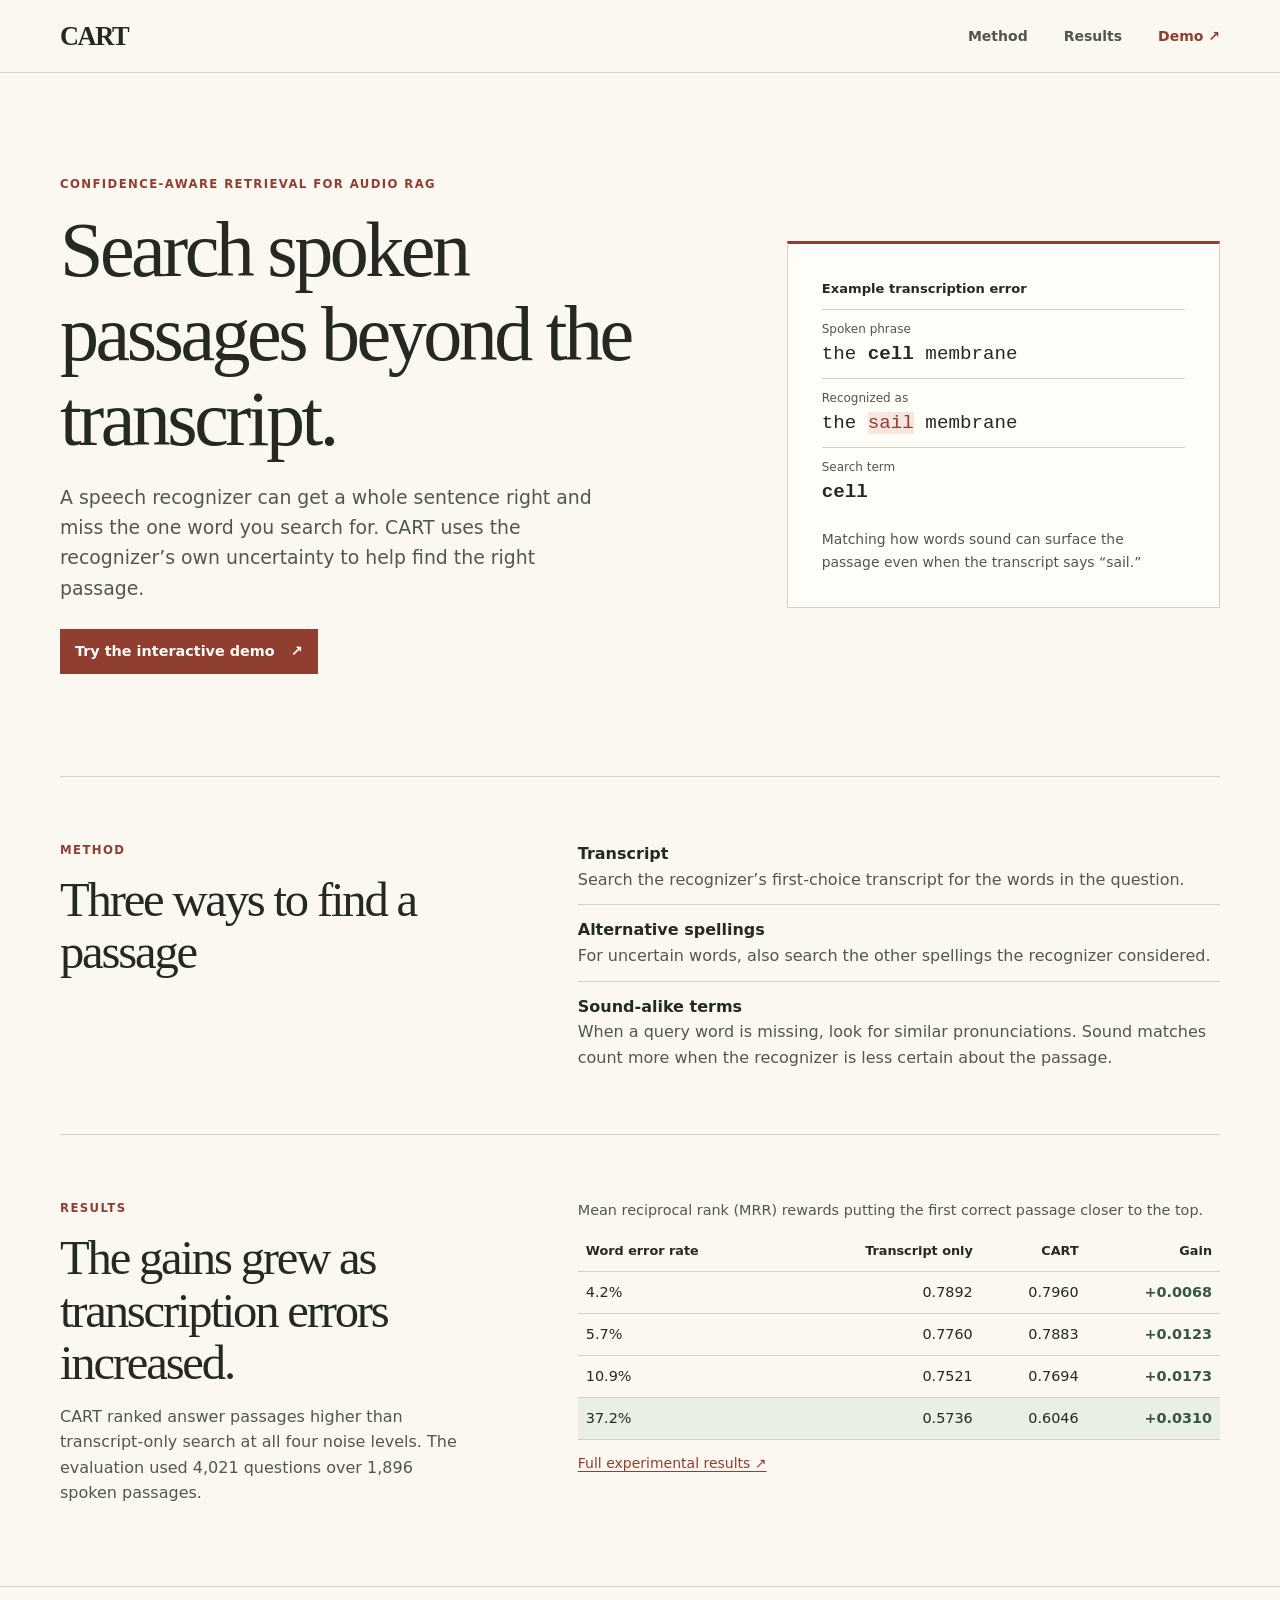
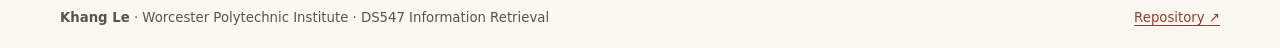
<file: docs/index.html>
<!doctype html>
<html lang="en">
<head>
  <meta charset="utf-8">
  <meta name="viewport" content="width=device-width, initial-scale=1">
  <meta name="description" content="CART uses speech recognition confidence, alternative spellings, and sound to find spoken passages after transcription errors.">
  <meta property="og:title" content="CART — Confidence-Aware Retrieval for Audio RAG">
  <meta property="og:description" content="Find the right spoken passage when the transcript gets a key word wrong.">
  <meta property="og:type" content="website">
  <title>CART — Confidence-Aware Retrieval for Audio RAG</title>
  <link rel="stylesheet" href="style.css">
</head>
<body>
  <header class="site-header">
    <nav class="wrap site-nav" aria-label="Main navigation">
      <a class="brand" href="./" aria-current="page">CART</a>
      <div class="nav-links">
        <a href="#method">Method</a>
        <a href="#results">Results</a>
        <a class="nav-demo" href="demo.html">Demo <span aria-hidden="true">↗</span></a>
      </div>
    </nav>
  </header>

  <main class="wrap">
    <section class="overview" id="motivation" aria-labelledby="project-title">
      <div>
        <p class="eyebrow">Confidence-Aware Retrieval for Audio RAG</p>
        <h1 id="project-title">Search spoken passages beyond the transcript.</h1>
        <p class="lead">A speech recognizer can get a whole sentence right and miss the one word you search for. CART uses the recognizer’s own uncertainty to help find the right passage.</p>
        <a class="button" href="demo.html">Try the interactive demo <span aria-hidden="true">↗</span></a>
      </div>
      <figure class="example">
        <figcaption>Example transcription error</figcaption>
        <dl>
          <div><dt>Spoken phrase</dt><dd>the <strong>cell</strong> membrane</dd></div>
          <div><dt>Recognized as</dt><dd>the <mark>sail</mark> membrane</dd></div>
          <div><dt>Search term</dt><dd><strong>cell</strong></dd></div>
        </dl>
        <p>Matching how words sound can surface the passage even when the transcript says “sail.”</p>
      </figure>
    </section>

    <section class="project-section" id="method" aria-labelledby="method-title">
      <div>
        <p class="eyebrow">Method</p>
        <h2 id="method-title">Three ways to find a passage</h2>
      </div>
      <dl class="method-list">
        <div><dt>Transcript</dt><dd>Search the recognizer’s first-choice transcript for the words in the question.</dd></div>
        <div><dt>Alternative spellings</dt><dd>For uncertain words, also search the other spellings the recognizer considered.</dd></div>
        <div><dt>Sound-alike terms</dt><dd>When a query word is missing, look for similar pronunciations. Sound matches count more when the recognizer is less certain about the passage.</dd></div>
      </dl>
    </section>

    <section class="project-section" id="results" aria-labelledby="results-title">
      <div>
        <p class="eyebrow">Results</p>
        <h2 id="results-title">The gains grew as transcription errors increased.</h2>
        <p class="section-copy">CART ranked answer passages higher than transcript-only search at all four noise levels. The evaluation used 4,021 questions over 1,896 spoken passages.</p>
      </div>
      <div>
        <table class="results">
          <caption>Mean reciprocal rank (MRR) rewards putting the first correct passage closer to the top.</caption>
          <thead>
            <tr><th scope="col">Word error rate</th><th scope="col">Transcript only</th><th scope="col">CART</th><th scope="col">Gain</th></tr>
          </thead>
          <tbody>
            <tr><th scope="row">4.2%</th><td>0.7892</td><td>0.7960</td><td>+0.0068</td></tr>
            <tr><th scope="row">5.7%</th><td>0.7760</td><td>0.7883</td><td>+0.0123</td></tr>
            <tr><th scope="row">10.9%</th><td>0.7521</td><td>0.7694</td><td>+0.0173</td></tr>
            <tr><th scope="row">37.2%</th><td>0.5736</td><td>0.6046</td><td>+0.0310</td></tr>
          </tbody>
        </table>
        <p class="source-link"><a href="https://github.com/Khangxlei/cart-audio-rag/blob/main/results/REPORT.md">Full experimental results <span aria-hidden="true">↗</span></a></p>
      </div>
    </section>
  </main>

  <footer class="site-footer">
    <div class="wrap footer-inner">
      <p><strong>Khang Le</strong> · Worcester Polytechnic Institute · DS547 Information Retrieval</p>
      <a href="https://github.com/Khangxlei/cart-audio-rag">Repository <span aria-hidden="true">↗</span></a>
    </div>
  </footer>
</body>
</html>
</file>
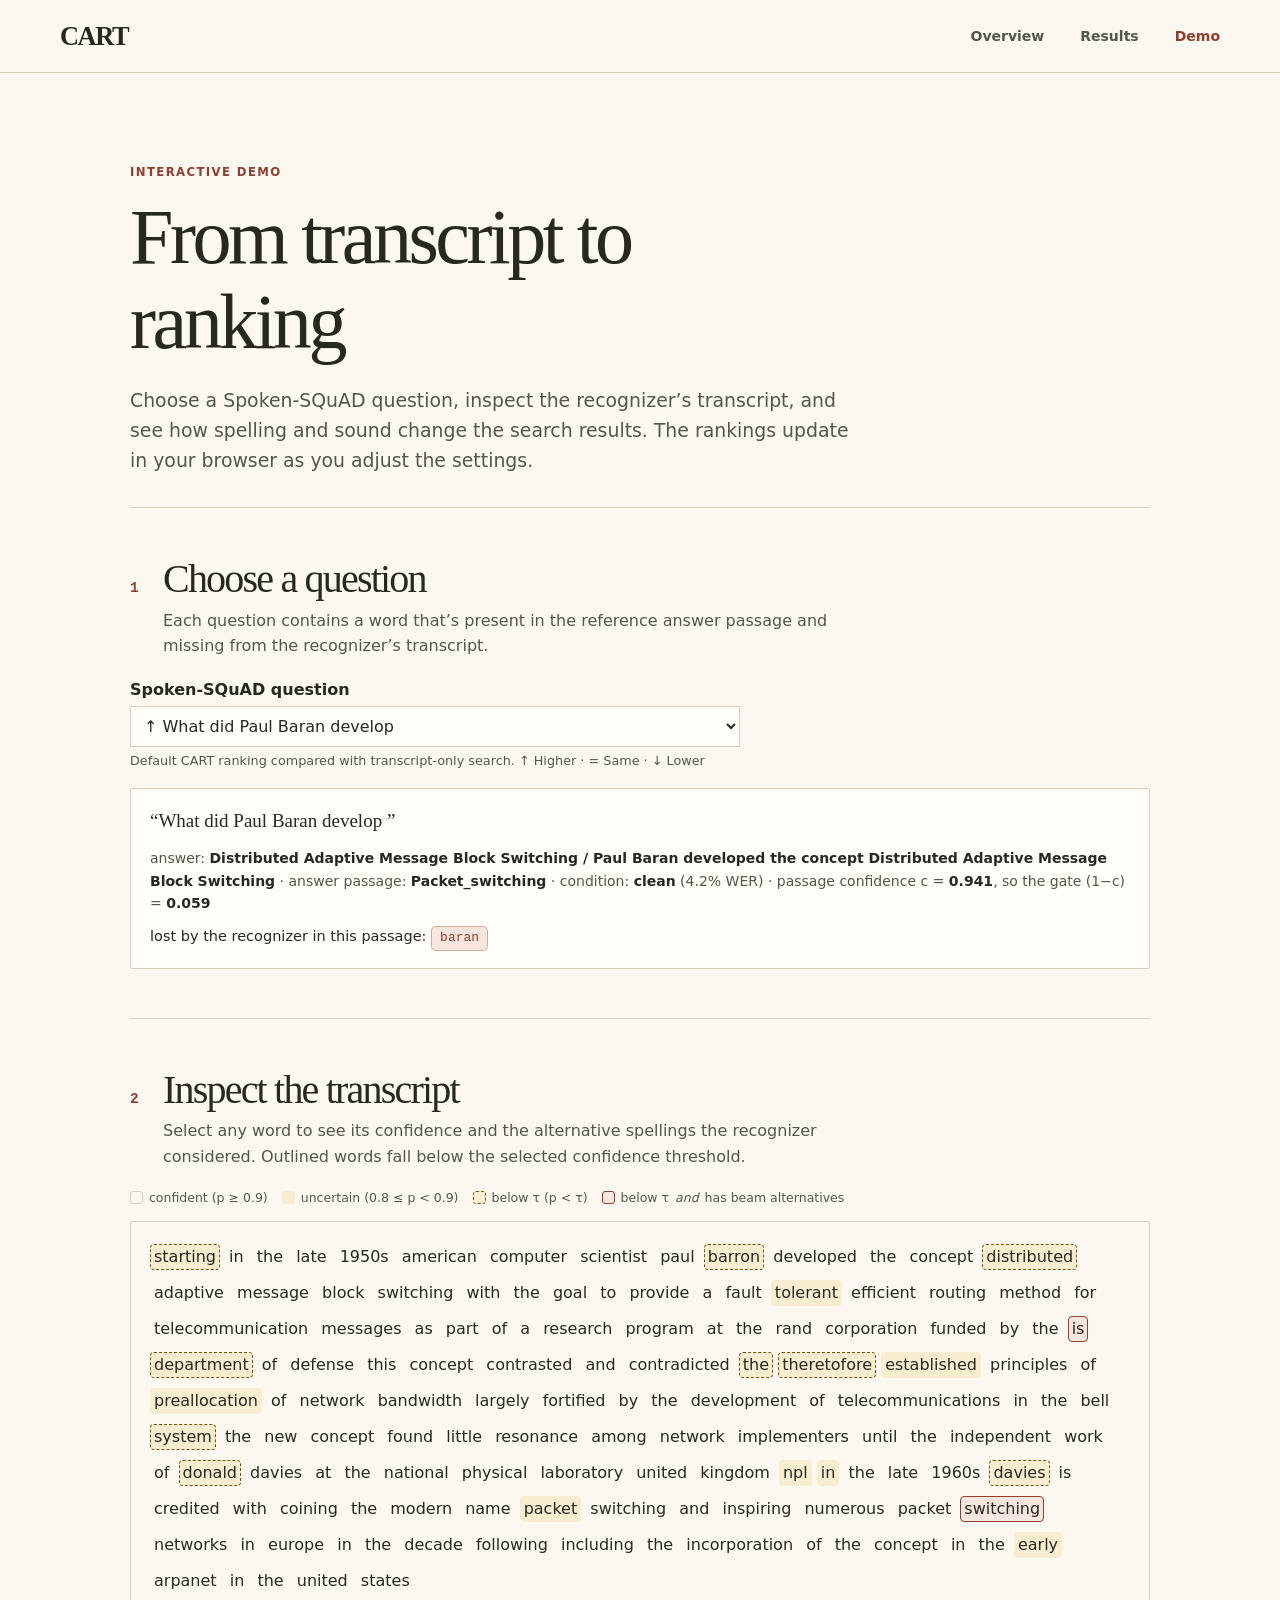
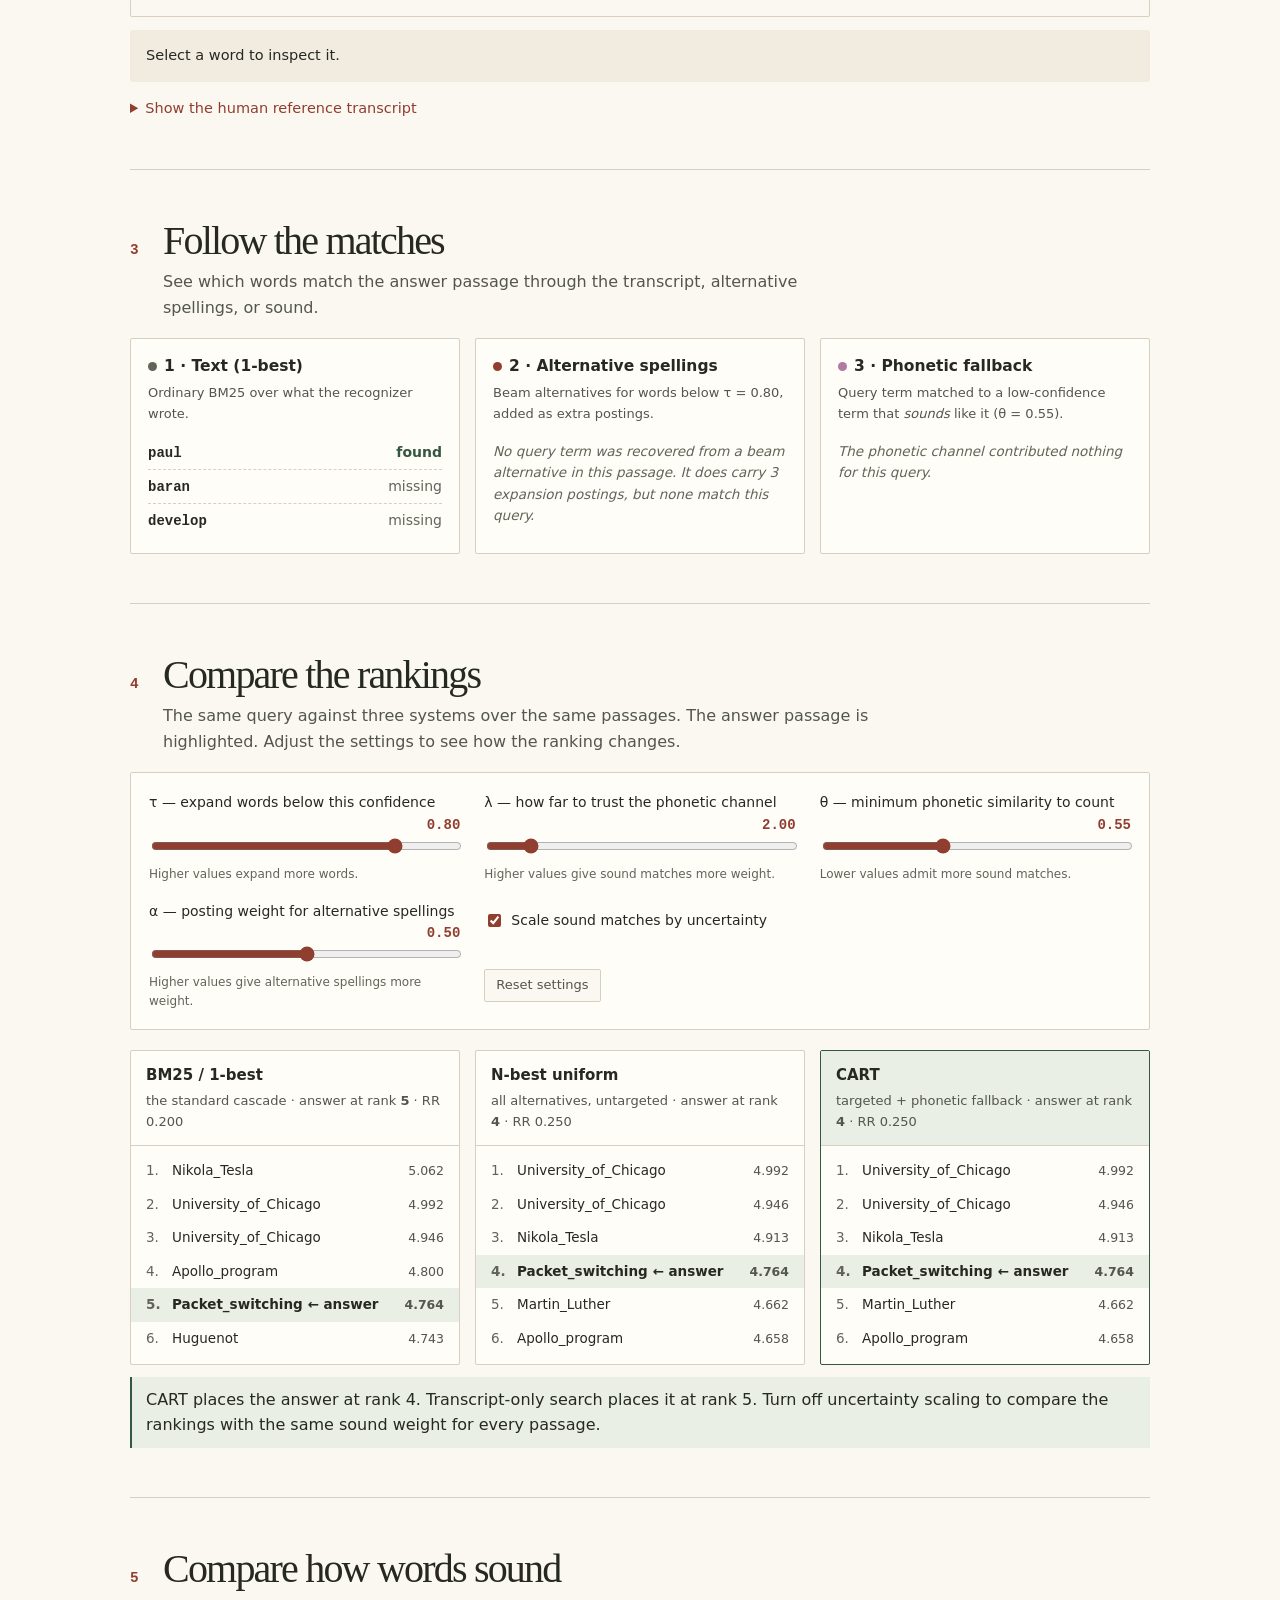
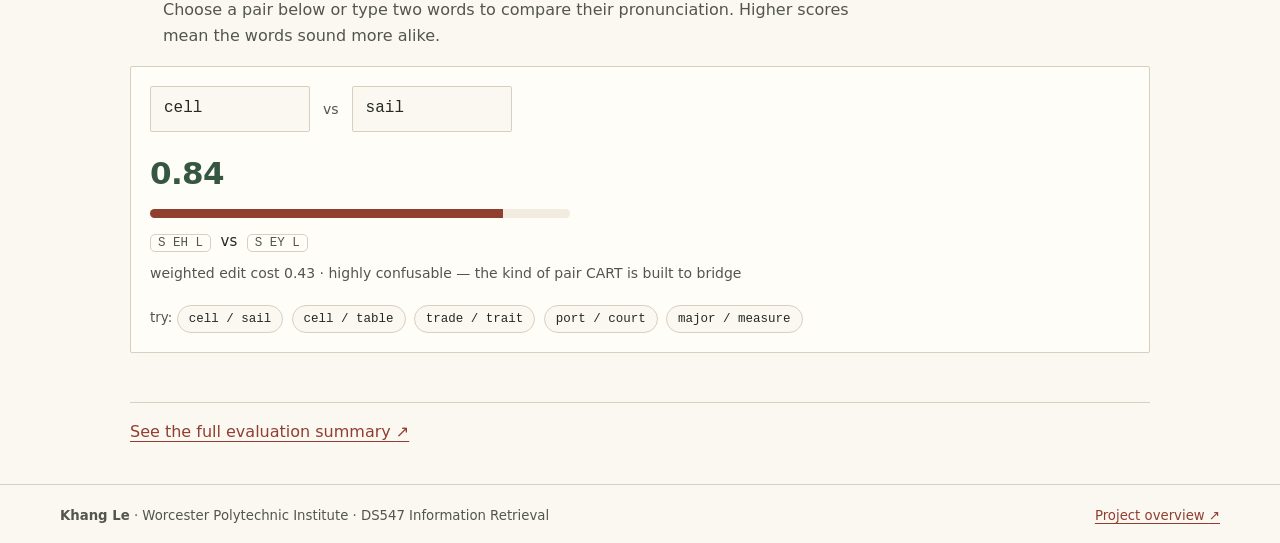
<file: docs/demo.html>
<!doctype html>
<html lang="en">
<head>
  <meta charset="utf-8">
  <meta name="viewport" content="width=device-width, initial-scale=1">
  <title>CART — Interactive Demo</title>
  <meta name="description" content="Inspect speech recognition confidence, follow CART’s matches, and re-rank spoken passages in your browser.">
  <link rel="stylesheet" href="style.css">
  <link rel="stylesheet" href="demo.css">
</head>
<body>
  <header class="site-header">
    <nav class="wrap site-nav" aria-label="Main navigation">
      <a class="brand" href="./">CART</a>
      <div class="nav-links">
        <a href="./">Overview</a>
        <a href="./#results">Results</a>
        <a class="nav-demo" href="demo.html" aria-current="page">Demo</a>
      </div>
    </nav>
  </header>

  <div class="wrap demo-wrap">
    <header class="demo-hero">
      <p class="eyebrow">Interactive demo</p>
      <h1>From transcript to ranking</h1>
      <p class="lead">Choose a Spoken-SQuAD question, inspect the recognizer’s transcript, and see how spelling and sound change the search results. The rankings update in your browser as you adjust the settings.</p>
    </header>

    <p id="loading" class="loading" role="status">Loading transcripts…</p>
    <div id="loadfail" class="note warn" role="alert" hidden>
      <p>The transcripts couldn’t load. Refresh the page to try again.</p>
    </div>

  <main id="app" hidden>
    <section class="step">
      <div class="step-head"><span class="num">1</span>
        <div>
          <h2>Choose a question</h2>
          <p class="sub">Each question contains a word that’s present in the reference answer passage and missing from the recognizer’s transcript.</p>
        </div>
      </div>
      <div id="queryControls" class="query-controls">
        <label for="querySelect">Spoken-SQuAD question</label>
        <select id="querySelect"></select>
        <p class="hint">Default CART ranking compared with transcript-only search. ↑ Higher · = Same · ↓ Lower</p>
      </div>
      <div id="queryCard" class="qcard"></div>
    </section>
    <section class="step">
      <div class="step-head"><span class="num">2</span>
        <div>
          <h2>Inspect the transcript</h2>
          <p class="sub">Select any word to see its confidence and the alternative spellings the recognizer considered. Outlined words fall below the selected confidence threshold.</p>
        </div>
      </div>
      <div class="legendrow">
        <span class="lg"><i class="sw c-hi"></i>confident (p ≥ 0.9)</span>
        <span class="lg"><i class="sw c-md"></i>uncertain (0.8 ≤ p &lt; 0.9)</span>
        <span class="lg"><i class="sw c-lo"></i>below τ (p &lt; τ)</span>
        <span class="lg"><i class="sw c-alt"></i>below τ <em>and</em> has beam alternatives</span>
      </div>
      <div id="transcript" class="transcript"></div>
      <div id="wordInfo" class="wordinfo" aria-live="polite">Select a word to inspect it.</div>
      <details class="goldbox">
        <summary>Show the human reference transcript</summary>
        <p id="goldText" class="goldtext"></p>
      </details>
    </section>
    <section class="step">
      <div class="step-head"><span class="num">3</span>
        <div>
          <h2>Follow the matches</h2>
          <p class="sub">See which words match the answer passage through the transcript, alternative spellings, or sound.</p>
        </div>
      </div>
      <div id="channels" class="channels"></div>
    </section>
    <section class="step">
      <div class="step-head"><span class="num">4</span>
        <div>
          <h2>Compare the rankings</h2>
          <p class="sub">The same query against three systems over the same passages. The answer passage is highlighted. Adjust the settings to see how the ranking changes.</p>
        </div>
      </div>

      <div class="knobs">
        <div class="knob">
          <label for="tau">τ &mdash; expand words below this confidence <output id="tauOut">0.80</output></label>
          <input type="range" id="tau" min="0" max="1" step="0.05" value="0.8">
          <span class="hint">Higher values expand more words.</span>
        </div>
        <div class="knob">
          <label for="lam">λ &mdash; how far to trust the phonetic channel <output id="lamOut">2.0</output></label>
          <input type="range" id="lam" min="0" max="16" step="0.25" value="2">
          <span class="hint">Higher values give sound matches more weight.</span>
        </div>
        <div class="knob">
          <label for="theta">θ &mdash; minimum phonetic similarity to count <output id="thetaOut">0.55</output></label>
          <input type="range" id="theta" min="0.3" max="0.95" step="0.05" value="0.55">
          <span class="hint">Lower values admit more sound matches.</span>
        </div>
        <div class="knob">
          <label for="alpha">α &mdash; posting weight for alternative spellings <output id="alphaOut">0.50</output></label>
          <input type="range" id="alpha" min="0" max="1" step="0.05" value="0.5">
          <span class="hint">Higher values give alternative spellings more weight.</span>
        </div>
        <div class="knobrow">
          <label class="chk"><input type="checkbox" id="gate" checked> Scale sound matches by uncertainty</label>
          <button id="reset" class="minibtn">Reset settings</button>
        </div>
      </div>

      <div id="ranks" class="ranks"></div>
      <div id="rankNote" class="note" role="status"></div>
    </section>
    <section class="step">
      <div class="step-head"><span class="num">5</span>
        <div>
          <h2>Compare how words sound</h2>
          <p class="sub">Choose a pair below or type two words to compare their pronunciation. Higher scores mean the words sound more alike.</p>
        </div>
      </div>
      <div class="playground">
        <div class="pgrow">
          <input type="text" id="wordA" value="cell" spellcheck="false" aria-label="first word">
          <span class="vs">vs</span>
          <input type="text" id="wordB" value="sail" spellcheck="false" aria-label="second word">
        </div>
        <div id="pgOut" class="pgout"></div>
        <div class="pgpairs">
          try: <button class="pill" data-a="cell" data-b="sail">cell / sail</button>
          <button class="pill" data-a="cell" data-b="table">cell / table</button>
          <button class="pill" data-a="trade" data-b="trait">trade / trait</button>
          <button class="pill" data-a="port" data-b="court">port / court</button>
          <button class="pill" data-a="major" data-b="measure">major / measure</button>
        </div>
      </div>
    </section>

    <p class="demo-results"><a href="./#results">See the full evaluation summary <span aria-hidden="true">↗</span></a></p>
  </main>

  </div>

  <footer class="site-footer">
    <div class="wrap footer-inner">
      <p><strong>Khang Le</strong> · Worcester Polytechnic Institute · DS547 Information Retrieval</p>
      <a href="./">Project overview <span aria-hidden="true">↗</span></a>
    </div>
  </footer>

  <script src="cart.js"></script>
  <script src="demo.js"></script>
</body>
</html>
</file>
<file: docs/style.css>
/* Shared typography, layout, and color for the CART project and demo. */
:root {
  color-scheme: light;
  --bg: #fbf8f1;
  --bg-soft: #fffdf8;
  --bg-inset: #f1ebe0;
  --fg: #262922;
  --fg-muted: #53564c;
  --fg-faint: #626458;
  --rule: #d8cfc0;
  --accent: #903e30;
  --accent-soft: #f7e6de;
  --good: #355742;
  --good-soft: #e9efe5;
  --warn: #7b520f;
  --warn-soft: #f8edcf;
  --bad: #903e30;
  --bad-soft: #f7e6de;
  --serif: Georgia, 'Times New Roman', serif;
  --sans: system-ui, 'Segoe UI', sans-serif;
  --mono: ui-monospace, Consolas, monospace;
  --maxw: 1160px;
}

* { box-sizing: border-box; }
[hidden] { display: none !important; }
body {
  margin: 0;
  background: var(--bg);
  color: var(--fg);
  font: 16px/1.6 var(--sans);
}
a { color: var(--accent); text-underline-offset: .22em; }
a:hover { text-decoration-thickness: 2px; }
:focus-visible { outline: 2px solid var(--accent); outline-offset: 4px; }
h1, h2, h3, h4, p, figure, dl, dd { margin: 0; }
h1, h2 { font: 400 2.5rem/1.08 var(--serif); letter-spacing: -.045em; }
button, input { font: inherit; }
.wrap { width: min(var(--maxw), calc(100% - 2 * clamp(18px, 5vw, 60px))); margin-inline: auto; }

.site-header { border-bottom: 1px solid var(--rule); }
.site-nav, .footer-inner {
  display: flex;
  justify-content: space-between;
  align-items: center;
  gap: 12px 24px;
}
.site-nav { min-height: 72px; }
.brand {
  color: var(--fg);
  font: 700 1.65rem/1 var(--serif);
  letter-spacing: -.055em;
  text-decoration: none;
}
.nav-links { display: flex; flex-wrap: wrap; align-items: center; gap: 8px clamp(15px, 3.5vw, 36px); }
.nav-links a { color: var(--fg-muted); font-size: .875rem; font-weight: 600; text-decoration: none; }
.nav-links a:hover { text-decoration: underline; }
.nav-links .nav-demo { color: var(--accent); }

.overview, .project-section { display: grid; align-items: start; }
.overview {
  grid-template-columns: 1.25fr .85fr;
  align-items: center;
  gap: clamp(28px, 7vw, 100px);
  padding: clamp(48px, 8vw, 110px) 0;
}
.eyebrow {
  color: var(--accent);
  font-size: .73rem;
  font-weight: 750;
  letter-spacing: .12em;
  text-transform: uppercase;
  margin-bottom: 14px;
}
.overview h1, .demo-hero h1 { font-size: clamp(2.85rem, 6.1vw, 5.65rem); }
.lead { max-width: 45ch; color: var(--fg-muted); font-size: clamp(1rem, 1.55vw, 1.18rem); margin-top: 21px; }
.button {
  display: inline-flex;
  align-items: center;
  gap: 16px;
  margin-top: 26px;
  padding: 11px 15px;
  background: var(--accent);
  color: #fffdf8;
  font-size: .9rem;
  font-weight: 650;
  text-decoration: none;
}
.button:hover { background: #753126; }

.example {
  min-width: 0;
  padding: clamp(18px, 3vw, 34px);
  border: 1px solid var(--rule);
  border-top: 3px solid var(--accent);
  background: var(--bg-soft);
}
.example figcaption { font-size: .82rem; font-weight: 700; margin-bottom: 10px; }
.example dl > div { border-top: 1px solid var(--rule); padding: 10px 0; }
.example dt { font-size: .75rem; color: var(--fg-muted); }
.example dd { font: 1.2rem/1.5 var(--mono); }
.example mark { background: var(--accent-soft); color: var(--accent); }
.example p { color: var(--fg-muted); font-size: .87rem; margin-top: 12px; }

.project-section {
  grid-template-columns: .8fr 1.2fr;
  gap: clamp(20px, 7vw, 92px);
  border-top: 1px solid var(--rule);
  padding: clamp(32px, 5vw, 65px) 0;
}
.project-section h2 { font-size: clamp(2rem, 3.8vw, 3.45rem); }
.method-list > div { border-bottom: 1px solid var(--rule); padding: 12px 0; }
.method-list > div:first-child { padding-top: 0; }
.method-list > div:last-child { border: 0; padding-bottom: 0; }
.method-list dt { font-weight: 700; }
.method-list dd, .section-copy { color: var(--fg-muted); }
.section-copy { max-width: 39ch; margin-top: 14px; }
.results { border-collapse: collapse; width: 100%; font-size: .9rem; font-variant-numeric: tabular-nums; }
.results caption { text-align: left; margin-bottom: 10px; color: var(--fg-muted); }
.results th, .results td { border-bottom: 1px solid var(--rule); padding: 9px 8px; text-align: right; }
.results th:first-child { text-align: left; }
.results thead th { font-size: .8rem; }
.results tbody th { font-weight: 500; }
.results tbody td:last-child { color: var(--good); font-weight: 700; }
.results tbody tr:last-child { background: var(--good-soft); }
.source-link { margin-top: 12px; font-size: .875rem; }

.site-footer { border-top: 1px solid var(--rule); margin-top: 16px; padding: 20px 0; color: var(--fg-muted); font-size: .83rem; }

@media (max-width: 760px) {
  .overview, .project-section { grid-template-columns: 1fr; }
  .overview h1 { max-width: 16ch; }
  .example { max-width: 480px; }
  .footer-inner { flex-wrap: wrap; }
}
@media (max-width: 380px) {
  .results { font-size: .8rem; }
  .results th, .results td { padding-inline: 4px; }
}
</file>
<file: docs/demo.css>
/* demo.css — styles specific to the interactive demo. */

.demo-wrap { max-width: 1020px; }
.demo-hero { padding: clamp(42px, 7vw, 90px) 0 32px; }
.demo-hero h1 { max-width: 17ch; }
.demo-hero .lead { max-width: 60ch; }
.loading { padding: 28px 0; color: var(--fg-muted); }
.step { padding: clamp(26px, 5vw, 49px) 0; border-top: 1px solid var(--rule); }
.step-head { display: flex; gap: 15px; align-items: baseline; margin-bottom: 18px; }
.step-head h2 { font-size: clamp(1.65rem, 3.4vw, 2.5rem); margin: 0 0 7px; }
.step-head .sub { color: var(--fg-muted); margin: 0; max-width: 70ch; }
.num { color: var(--accent); font: 650 .9rem/1 var(--mono); min-width: 18px; }

.query-controls { margin-bottom: 16px; }
.query-controls label { display: block; font-weight: 700; margin-bottom: 4px; }
.query-controls select {
  width: min(100%, 610px); padding: 9px; border: 1px solid var(--rule);
  background: var(--bg-soft); color: var(--fg); font: inherit;
}
.query-controls .hint { margin-top: 4px; font-size: .8rem; color: var(--fg-muted); }

/* ---------------- query chips ---------------- */
.chip {
  border: 1px solid var(--rule); background: var(--bg-soft); color: var(--fg);
  border-radius: 999px; padding: 6px 13px; font-size: 13.5px; cursor: pointer;
  font-family: inherit; max-width: 100%; overflow: hidden; text-overflow: ellipsis;
  white-space: nowrap;
}
.chip:hover { border-color: var(--accent); color: var(--accent); }
.chip[aria-pressed="true"] { background: var(--accent); border-color: var(--accent); color: #fff; }

.qcard {
  border: 1px solid var(--rule); border-radius: 2px; padding: 17px 19px;
  background: var(--bg-soft);
}
.qcard .q { font-size: 19px; font-family: var(--serif); margin-bottom: 11px; }
.qcard .meta { font-size: 14px; color: var(--fg-muted); }
.qcard .meta b { color: var(--fg); }
.tagline { margin-top: 11px; font-size: 14.5px; }
.missing {
  display: inline-block; background: var(--bad-soft); color: var(--bad);
  border: 1px solid color-mix(in srgb, var(--bad) 35%, transparent);
  padding: 1px 8px; border-radius: 5px; font-family: var(--mono);
  font-size: 13px; margin-right: 5px;
}

/* ---------------- transcript ---------------- */
.legendrow { display: flex; flex-wrap: wrap; gap: 14px; margin-bottom: 13px; font-size: 12.5px; color: var(--fg-muted); }
.lg { display: inline-flex; align-items: center; gap: 6px; }
.sw { width: 13px; height: 13px; border-radius: 3px; display: inline-block; }
.c-hi { background: transparent; border: 1px solid var(--rule); }
.c-md { background: var(--warn-soft); }
.c-lo { background: var(--warn-soft); border: 1.5px dashed var(--warn); }
.c-alt { background: var(--accent-soft); border: 1.5px solid var(--accent); }

.transcript {
  border: 1px solid var(--rule); border-radius: 2px; padding: 17px 19px;
  line-height: 2.25; font-size: 16px; background: var(--bg);
}
.tw {
  background: transparent; color: inherit; font: inherit; line-height: 1.3;
  padding: 2px 3px; border-radius: 4px; cursor: pointer; border: 1px solid transparent;
}
.tw:hover { background: var(--bg-inset); }
.tw.md { background: var(--warn-soft); }
.tw.lo { background: var(--warn-soft); border: 1.5px dashed var(--warn); }
.tw.alt { background: var(--accent-soft); border: 1.5px solid var(--accent); }
.tw.sel { outline: 2px solid var(--accent); outline-offset: 1px; }

.wordinfo {
  margin-top: 13px; padding: 14px 16px; border-radius: 2px;
  background: var(--bg-inset); font-size: 14.5px; min-height: 52px;
}
.wordinfo .wtag { font-family: var(--mono); font-weight: 650; }
.wordinfo .alts { margin-top: 7px; }
.altpill {
  display: inline-block; background: var(--accent-soft); color: var(--accent);
  border: 1px solid var(--accent); border-radius: 5px; padding: 1px 8px;
  font-family: var(--mono); font-size: 13px; margin: 2px 4px 2px 0;
}
.phonepill {
  font-family: var(--mono); font-size: 12.5px; color: var(--fg-muted);
  background: var(--bg-soft); border: 1px solid var(--rule);
  border-radius: 5px; padding: 1px 7px;
}

.goldbox { margin-top: 15px; font-size: 14.5px; }
.goldbox summary { cursor: pointer; color: var(--accent); }
.goldtext {
  margin-top: 10px; padding: 14px 16px; border-radius: 2px;
  background: var(--bg-soft); border: 1px solid var(--rule);
  font-size: 15px; line-height: 1.75;
}

/* ---------------- channels ---------------- */
.channels { display: grid; grid-template-columns: repeat(auto-fit, minmax(min(100%, 260px), 1fr)); gap: 15px; }
.ch {
  border: 1px solid var(--rule); border-radius: 2px; padding: 15px 17px;
  background: var(--bg-soft);
}
.ch h3 { margin: 0 0 4px; font-size: 15.5px; display: flex; align-items: center; gap: 7px; }
.ch .dot { width: 9px; height: 9px; border-radius: 50%; display: inline-block; }
.ch .d1 { background: var(--fg-faint); }
.ch .d2 { background: var(--accent); }
.ch .d3 { background: #b07aa1; }
.ch .cdesc { font-size: 13px; color: var(--fg-muted); margin: 0 0 11px; }
.ch ul { margin: 0; padding-left: 0; list-style: none; font-size: 14px; }
.ch li { padding: 5px 0; border-bottom: 1px dashed var(--rule); }
.ch li:last-child { border-bottom: none; }
.ch .none { color: var(--fg-faint); font-style: italic; font-size: 13.5px; }
.term { font-family: var(--mono); font-weight: 600; }
.num-r { float: right; font-variant-numeric: tabular-nums; color: var(--fg-muted); }
.hit { color: var(--good); font-weight: 650; }
.nohit { color: var(--fg-faint); }

/* ---------------- knobs ---------------- */
.knobs {
  display: grid; grid-template-columns: repeat(auto-fit, minmax(min(100%, 270px), 1fr));
  gap: 16px 24px; padding: 18px; border: 1px solid var(--rule);
  border-radius: 2px; background: var(--bg-soft); margin-bottom: 20px;
}
.knob label { display: block; font-size: 14px; margin-bottom: 7px; }
.knob output { font-family: var(--mono); font-weight: 650; color: var(--accent); float: right; }
.knob input[type="range"] { width: 100%; accent-color: var(--accent); }
.knob .hint { font-size: 12px; color: var(--fg-faint); display: block; margin-top: 3px; }
.knobrow { display: flex; align-items: center; gap: 18px; flex-wrap: wrap; }
.chk { font-size: 14px; display: inline-flex; align-items: center; gap: 7px; }
.minibtn {
  font-family: inherit; font-size: 13px; cursor: pointer; color: var(--fg-muted);
  background: var(--bg); border: 1px solid var(--rule); border-radius: 2px; padding: 5px 11px;
}
.minibtn:hover { border-color: var(--accent); color: var(--accent); }

/* ---------------- rankings ---------------- */
.ranks { display: grid; grid-template-columns: repeat(auto-fit, minmax(min(100%, 265px), 1fr)); gap: 15px; }
.rank {
  border: 1px solid var(--rule); border-radius: 2px; overflow: hidden;
  background: var(--bg-soft); display: flex; flex-direction: column;
}
.rank.ours { border-color: var(--good); }
.rank .rhead { padding: 12px 15px; border-bottom: 1px solid var(--rule); }
.rank .rhead h3 { margin: 0; font-size: 15px; }
.rank .rhead .gold {
  font-size: 13px; margin-top: 4px; color: var(--fg-muted);
}
.rank .rhead .gold b { font-variant-numeric: tabular-nums; }
.rank.ours .rhead { background: var(--good-soft); }
.rank ol { margin: 0; padding: 8px 0; list-style: none; flex: 1; }
.rank li {
  display: flex; gap: 9px; padding: 6px 15px; font-size: 13.5px; align-items: baseline;
}
.rank li.isgold { background: var(--good-soft); font-weight: 620; }
.rank li .pos { color: var(--fg-faint); font-variant-numeric: tabular-nums; min-width: 17px; }
.rank li .ttl { flex: 1; overflow: hidden; text-overflow: ellipsis; white-space: nowrap; }
.rank li .sc { font-variant-numeric: tabular-nums; color: var(--fg-muted); font-size: 12.5px; }
.bar { height: 3px; background: var(--accent); border-radius: 2px; margin-top: 3px; }

/* ---------------- playground ---------------- */
.playground {
  border: 1px solid var(--rule); border-radius: 2px; padding: 19px;
  background: var(--bg-soft);
}
.pgrow { display: flex; align-items: center; gap: 13px; flex-wrap: wrap; }
.chk input { accent-color: var(--accent); }
.pgrow input {
  font-family: var(--mono); font-size: 16px; padding: 9px 13px;
  border: 1px solid var(--rule); border-radius: 2px;
  background: var(--bg); color: var(--fg); width: 160px;
}
.pgrow input:focus { outline: 2px solid var(--accent); outline-offset: 0; border-color: var(--accent); }
.vs { color: var(--fg-muted); font-size: 14px; }
.pgout { margin-top: 17px; font-size: 15px; }
.pgout .big {
  font-size: 31px; font-weight: 700; font-variant-numeric: tabular-nums;
  letter-spacing: -0.02em;
}
.pgout .verdict { margin-top: 9px; font-size: 14px; color: var(--fg-muted); }
.pgout .big.is-match { color: var(--good); }
.simbar {
  height: 9px; background: var(--bg-inset); border-radius: 5px;
  overflow: hidden; margin: 11px 0; max-width: 420px;
}
.simbar i { display: block; height: 100%; background: var(--accent); }
.pgpairs { margin-top: 17px; font-size: 13.5px; color: var(--fg-muted); }
.pill {
  font-family: var(--mono); font-size: 12.5px; cursor: pointer;
  background: var(--bg); color: var(--fg); border: 1px solid var(--rule);
  border-radius: 999px; padding: 3px 11px; margin: 3px 4px 0 0;
}
.pill:hover { border-color: var(--accent); color: var(--accent); }

.note { margin-top: 12px; padding: 10px 14px; border-left: 2px solid var(--rule); background: var(--bg-inset); }
.note.good { border-color: var(--good); background: var(--good-soft); }
.note.warn { border-color: var(--warn); background: var(--warn-soft); }
.demo-results { border-top: 1px solid var(--rule); padding: 16px 0 24px; }
@media (max-width: 560px) {
  .transcript { line-height: 2.15; font-size: 15px; }
  .step-head { gap: 11px; }
}

.condpick {
  display: flex; align-items: center; gap: 8px; flex-wrap: wrap;
  margin-bottom: 14px; font-size: 13.5px; color: var(--fg-muted);
}
.chip.cond { font-family: var(--mono); font-size: 12.5px; }
</file>
